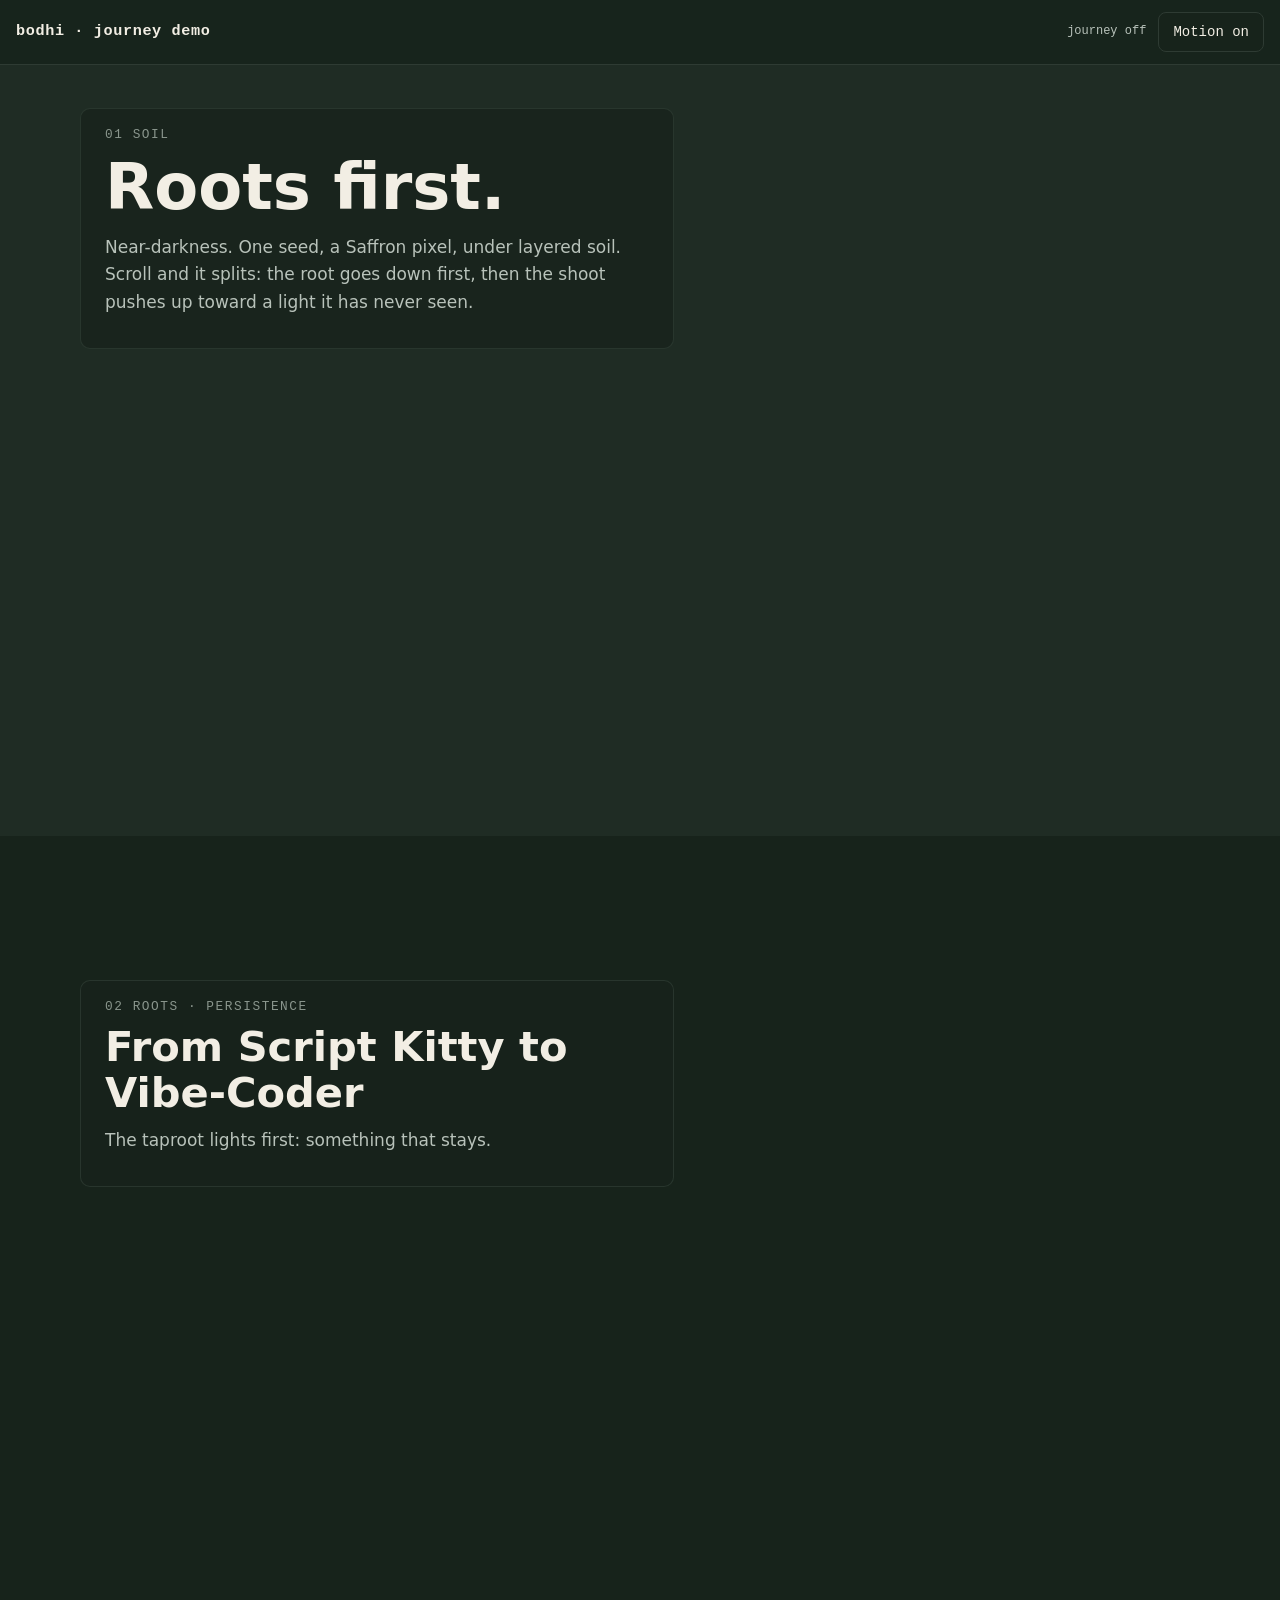
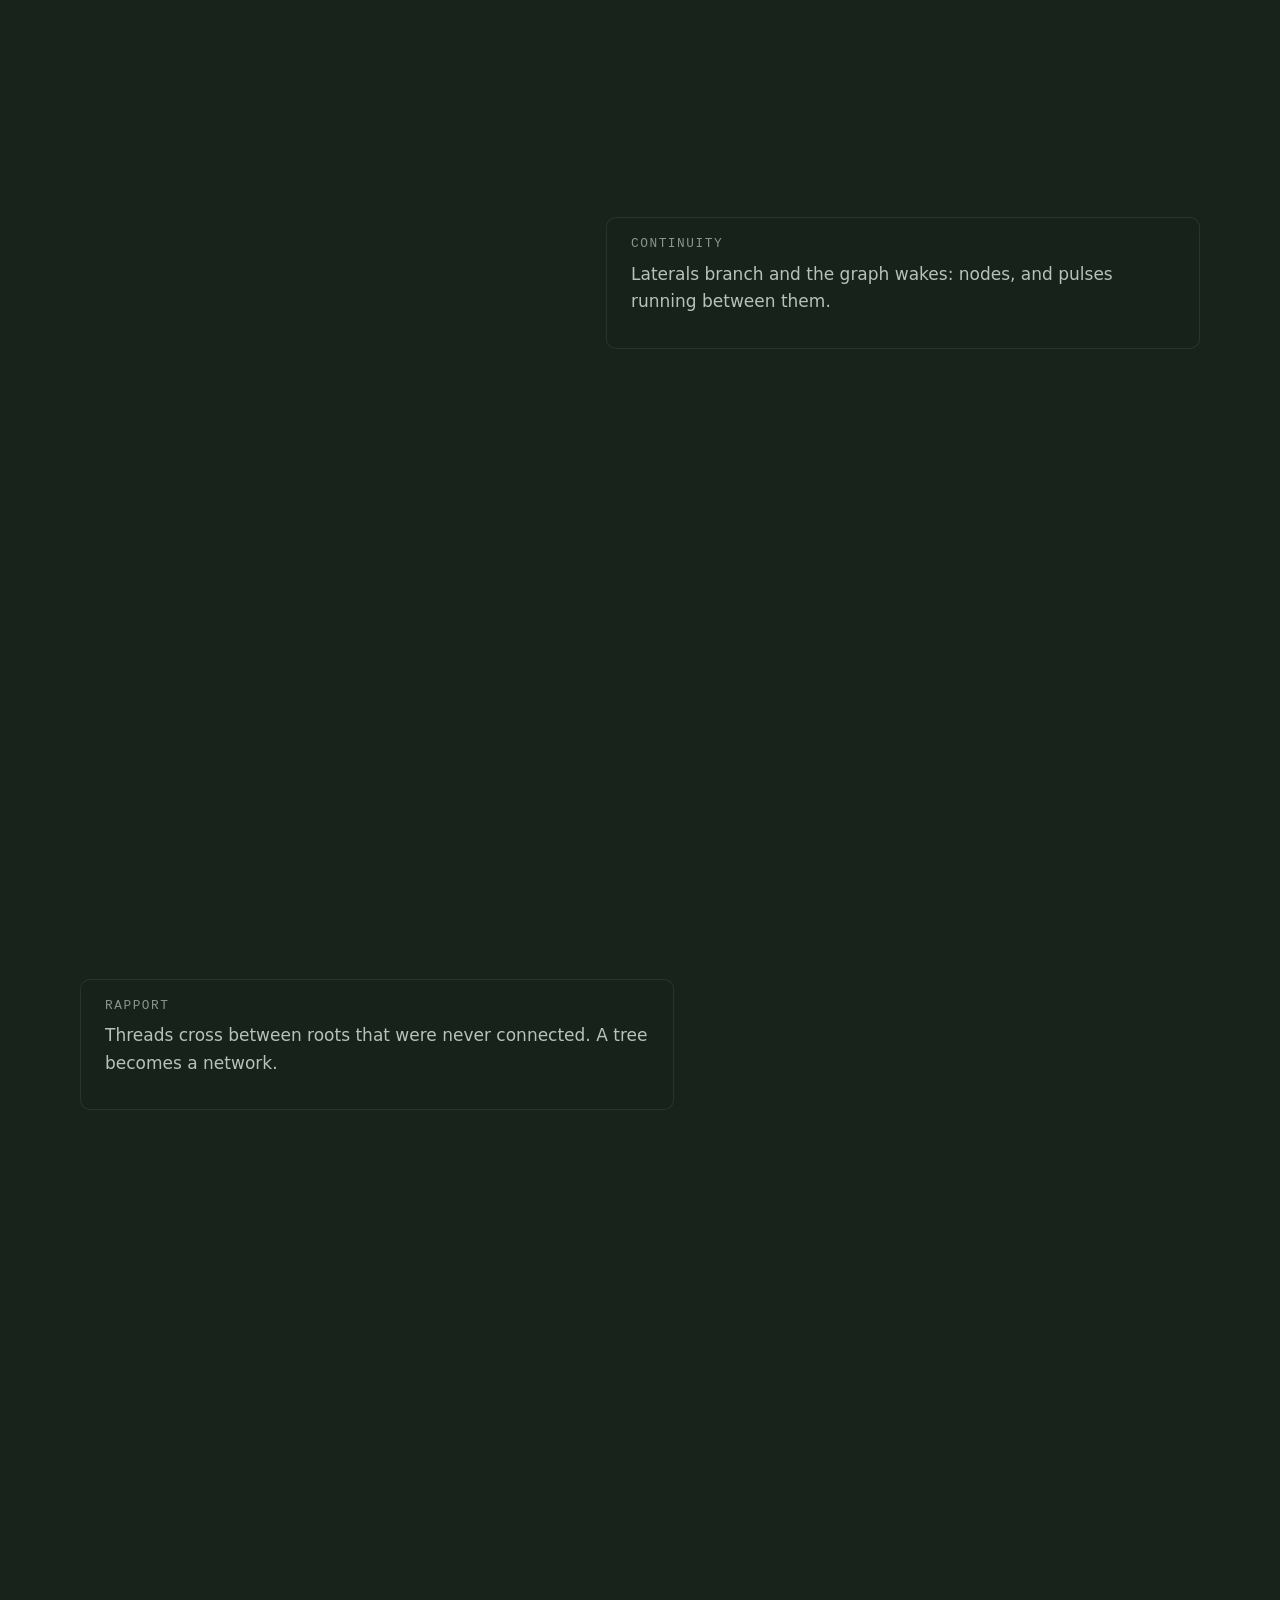
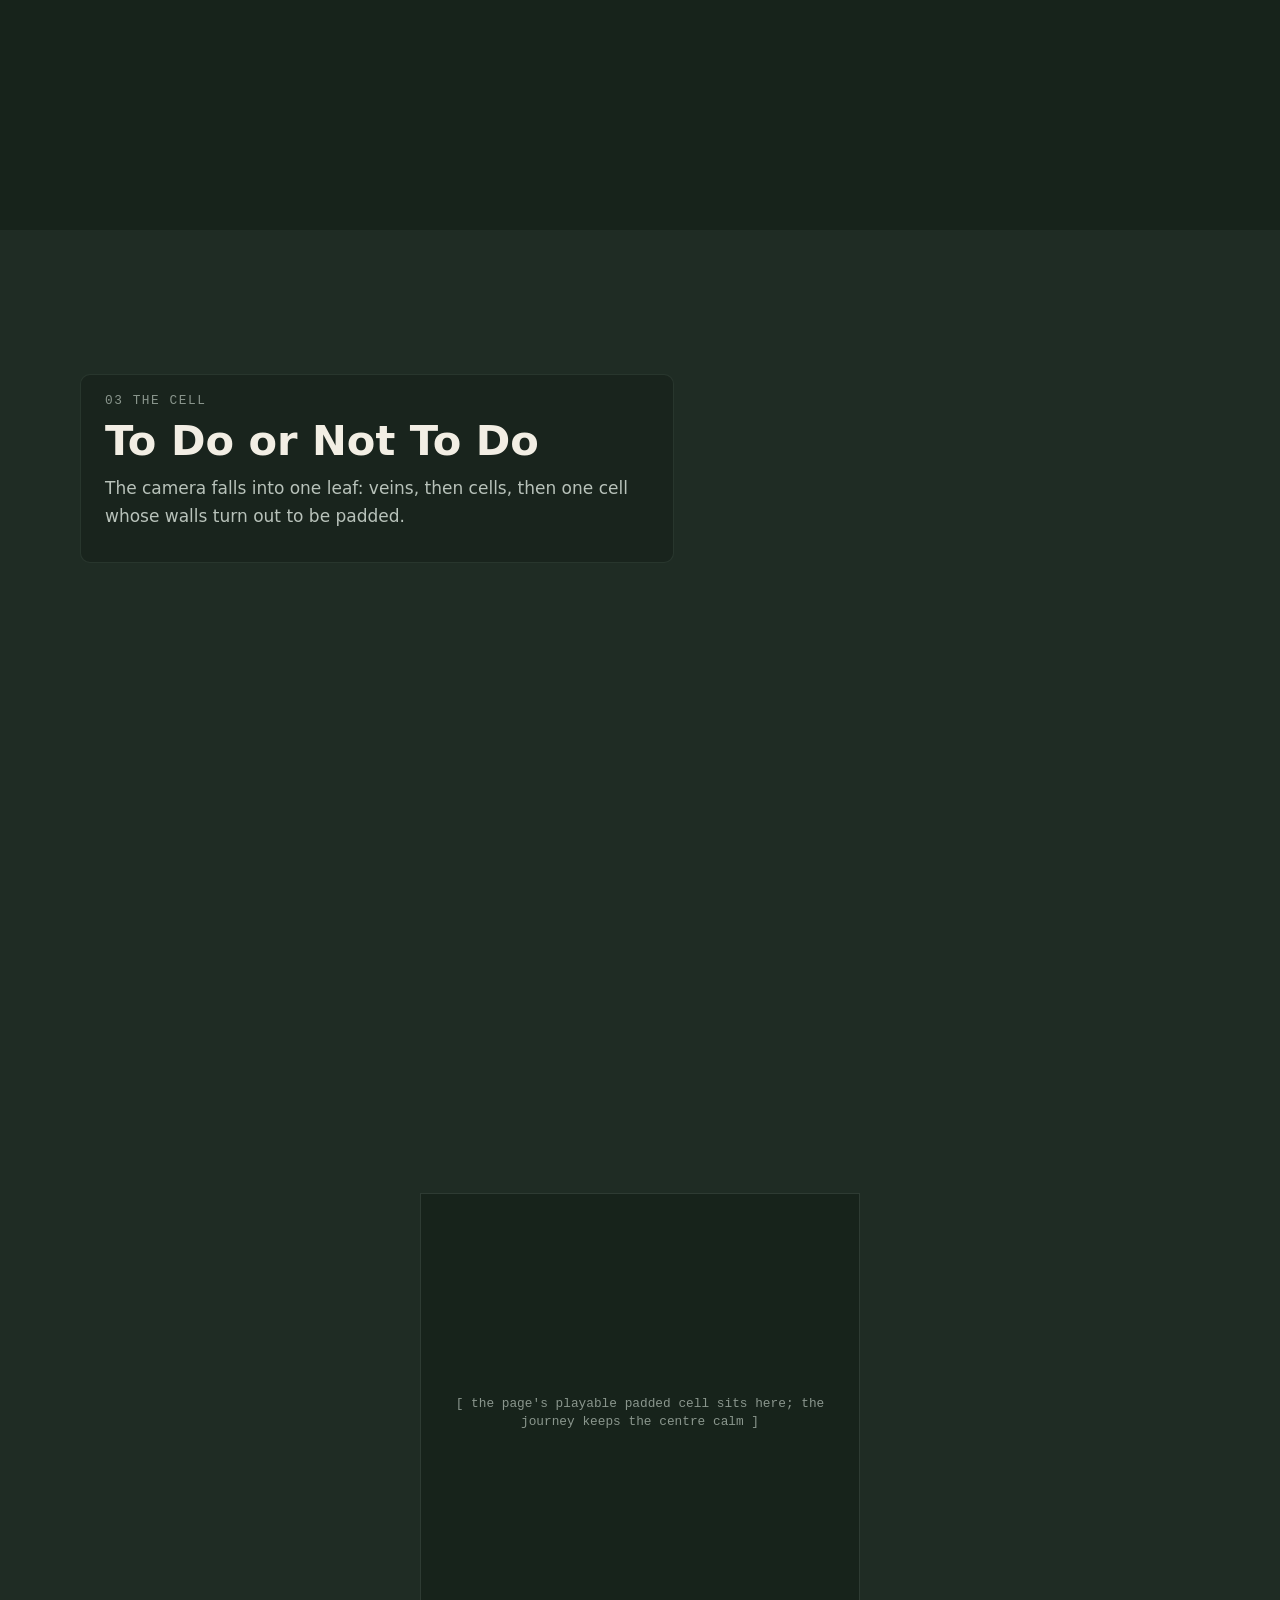
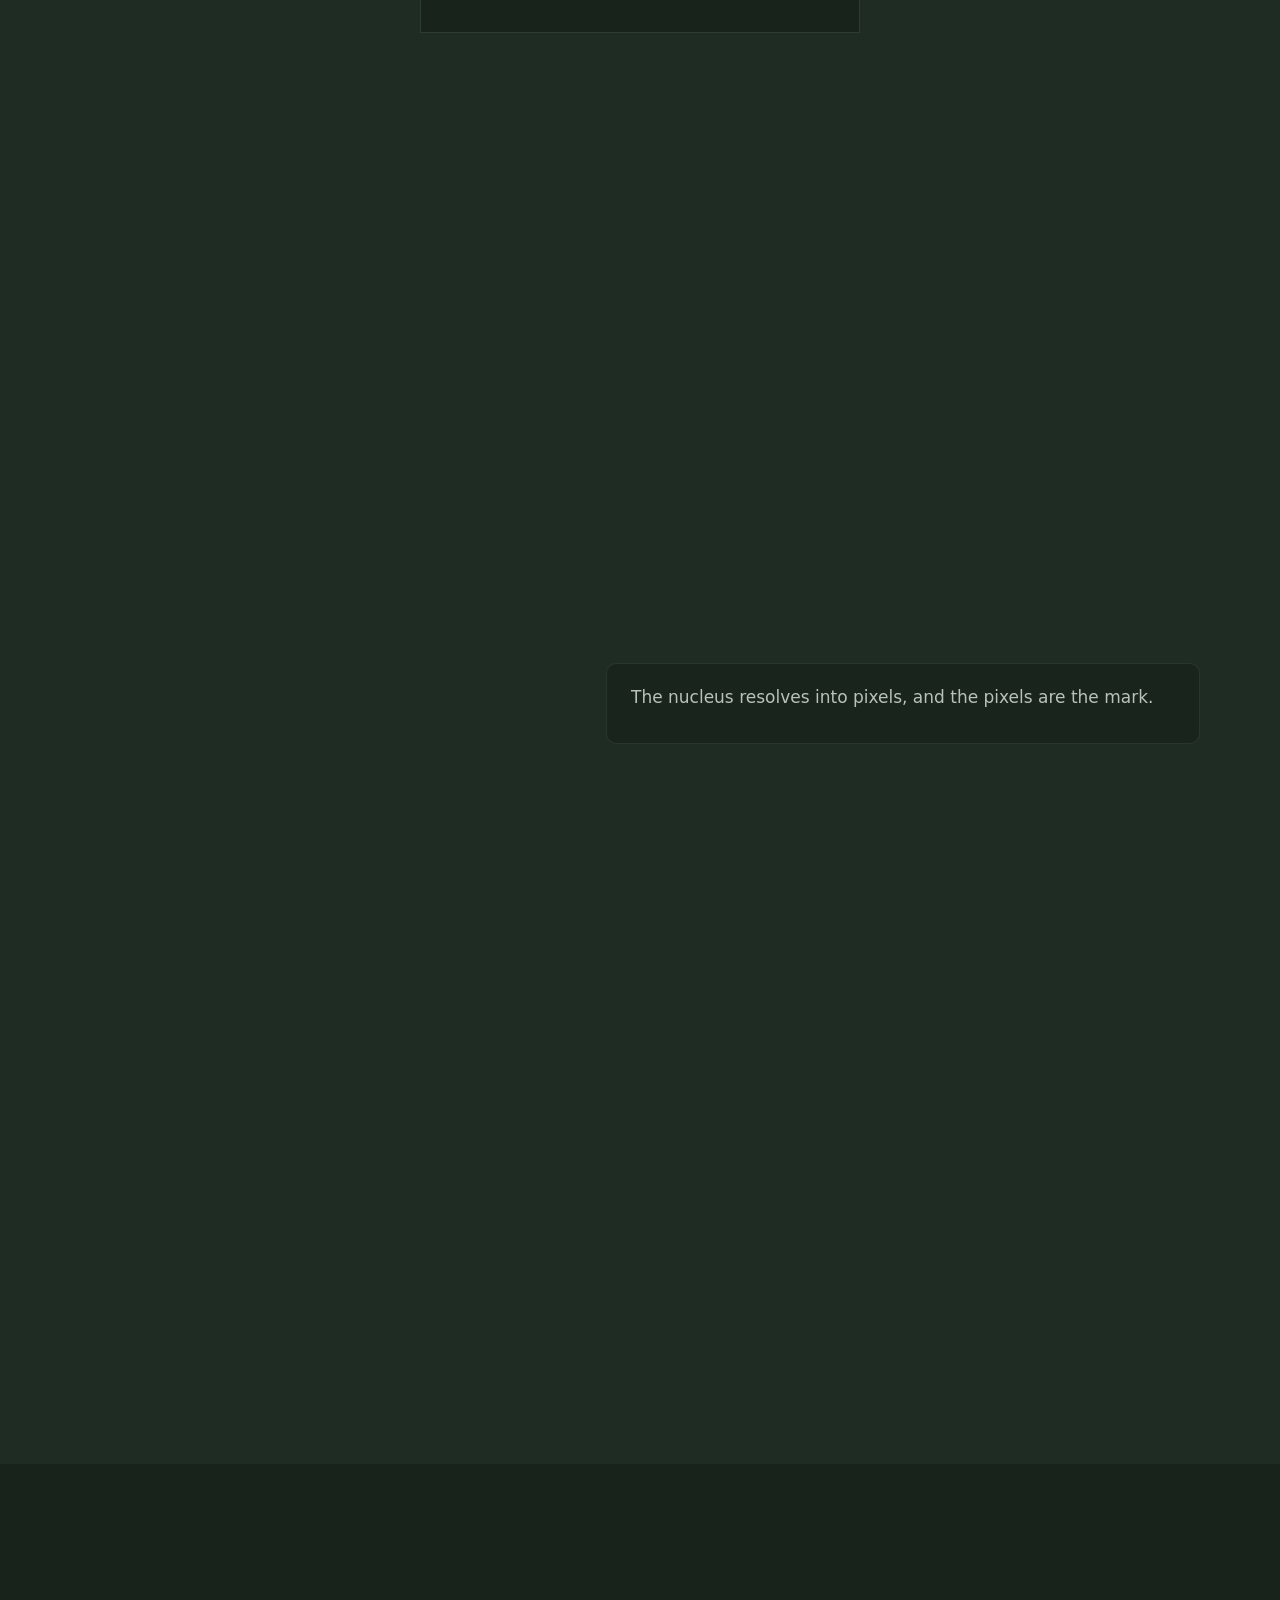
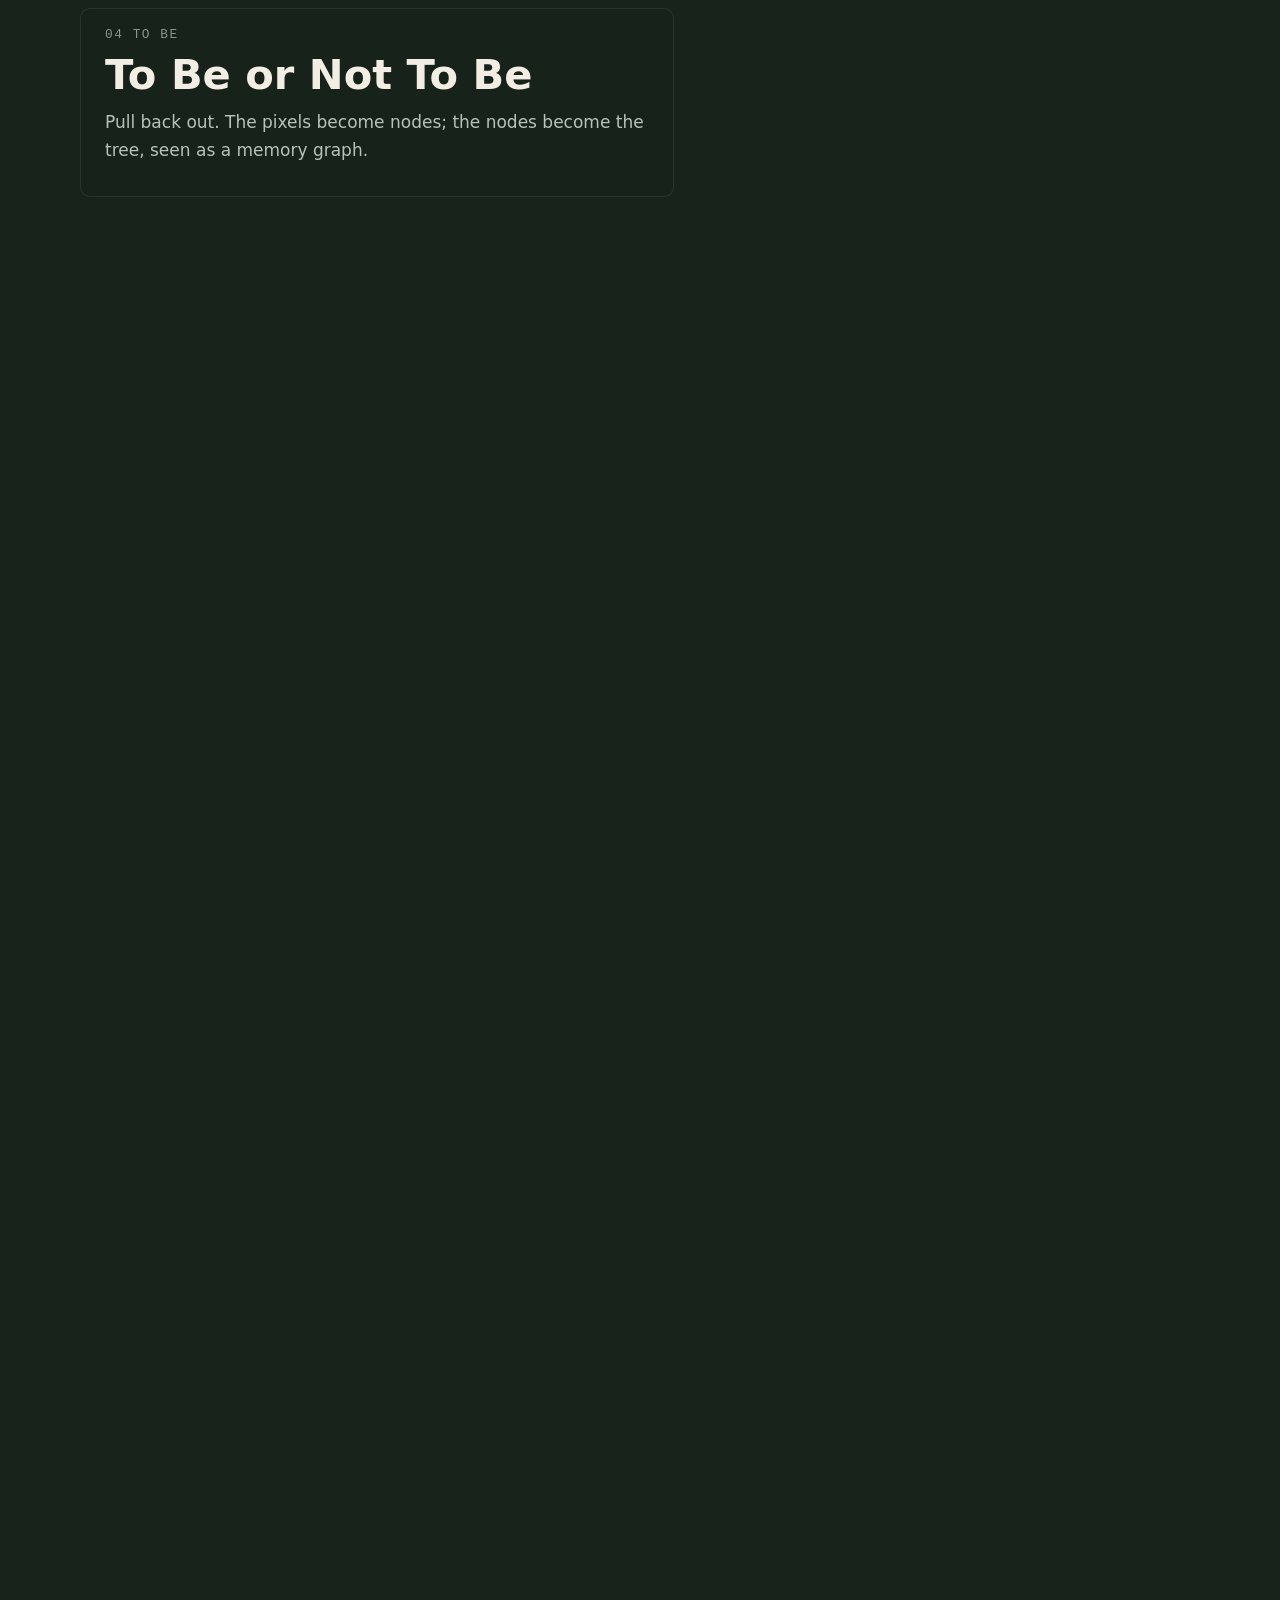
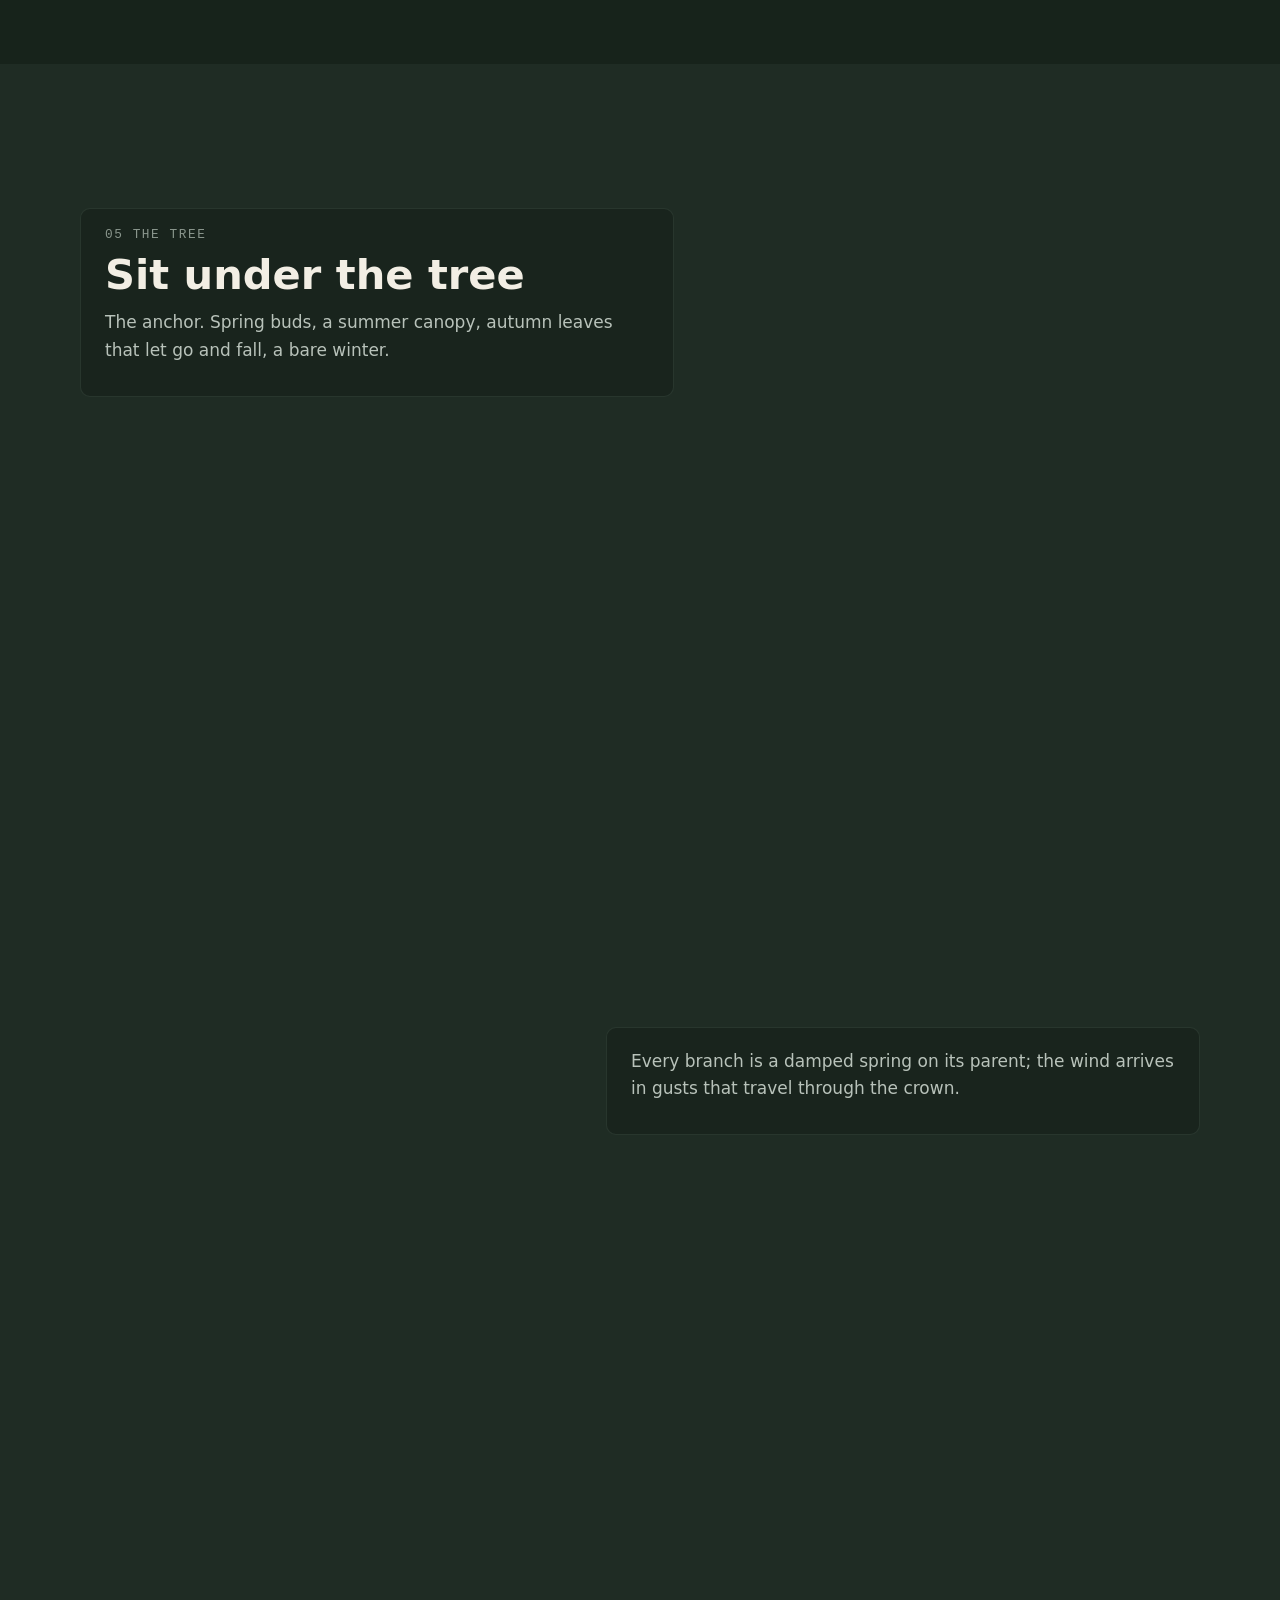
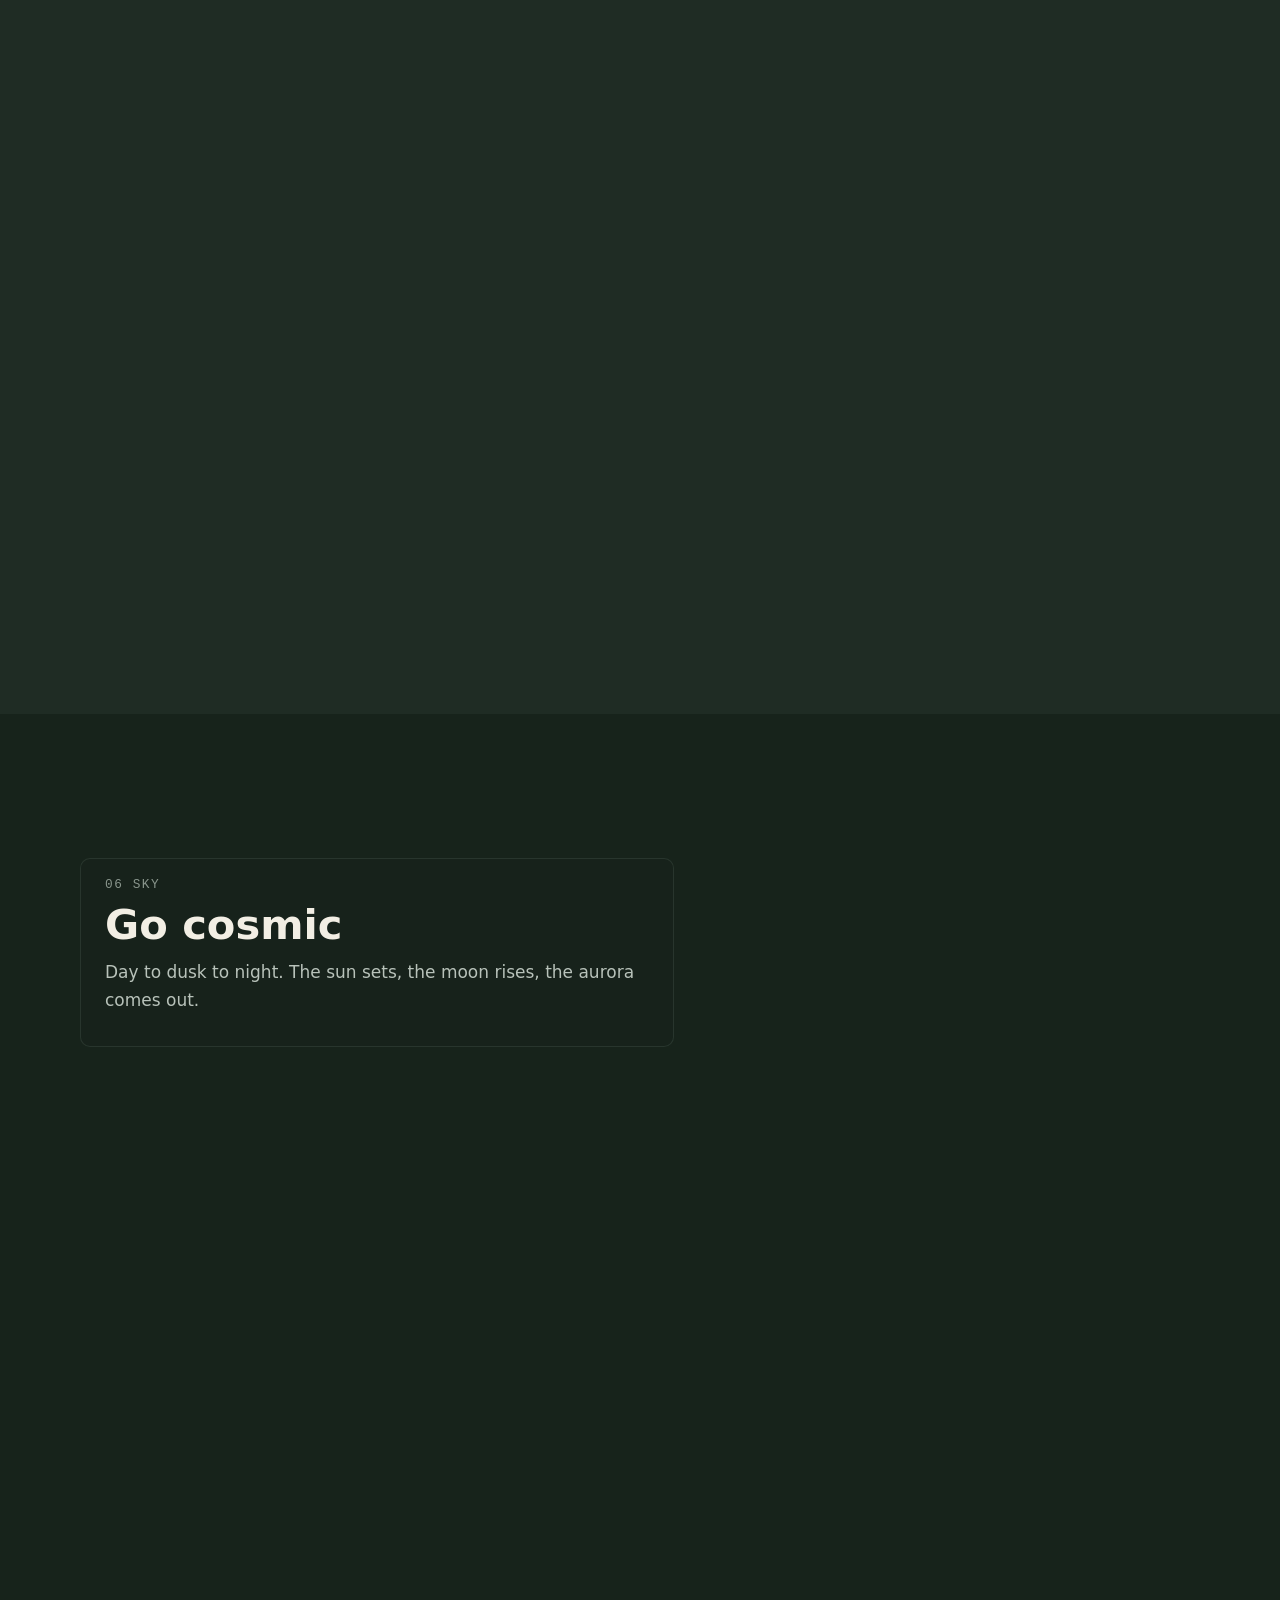
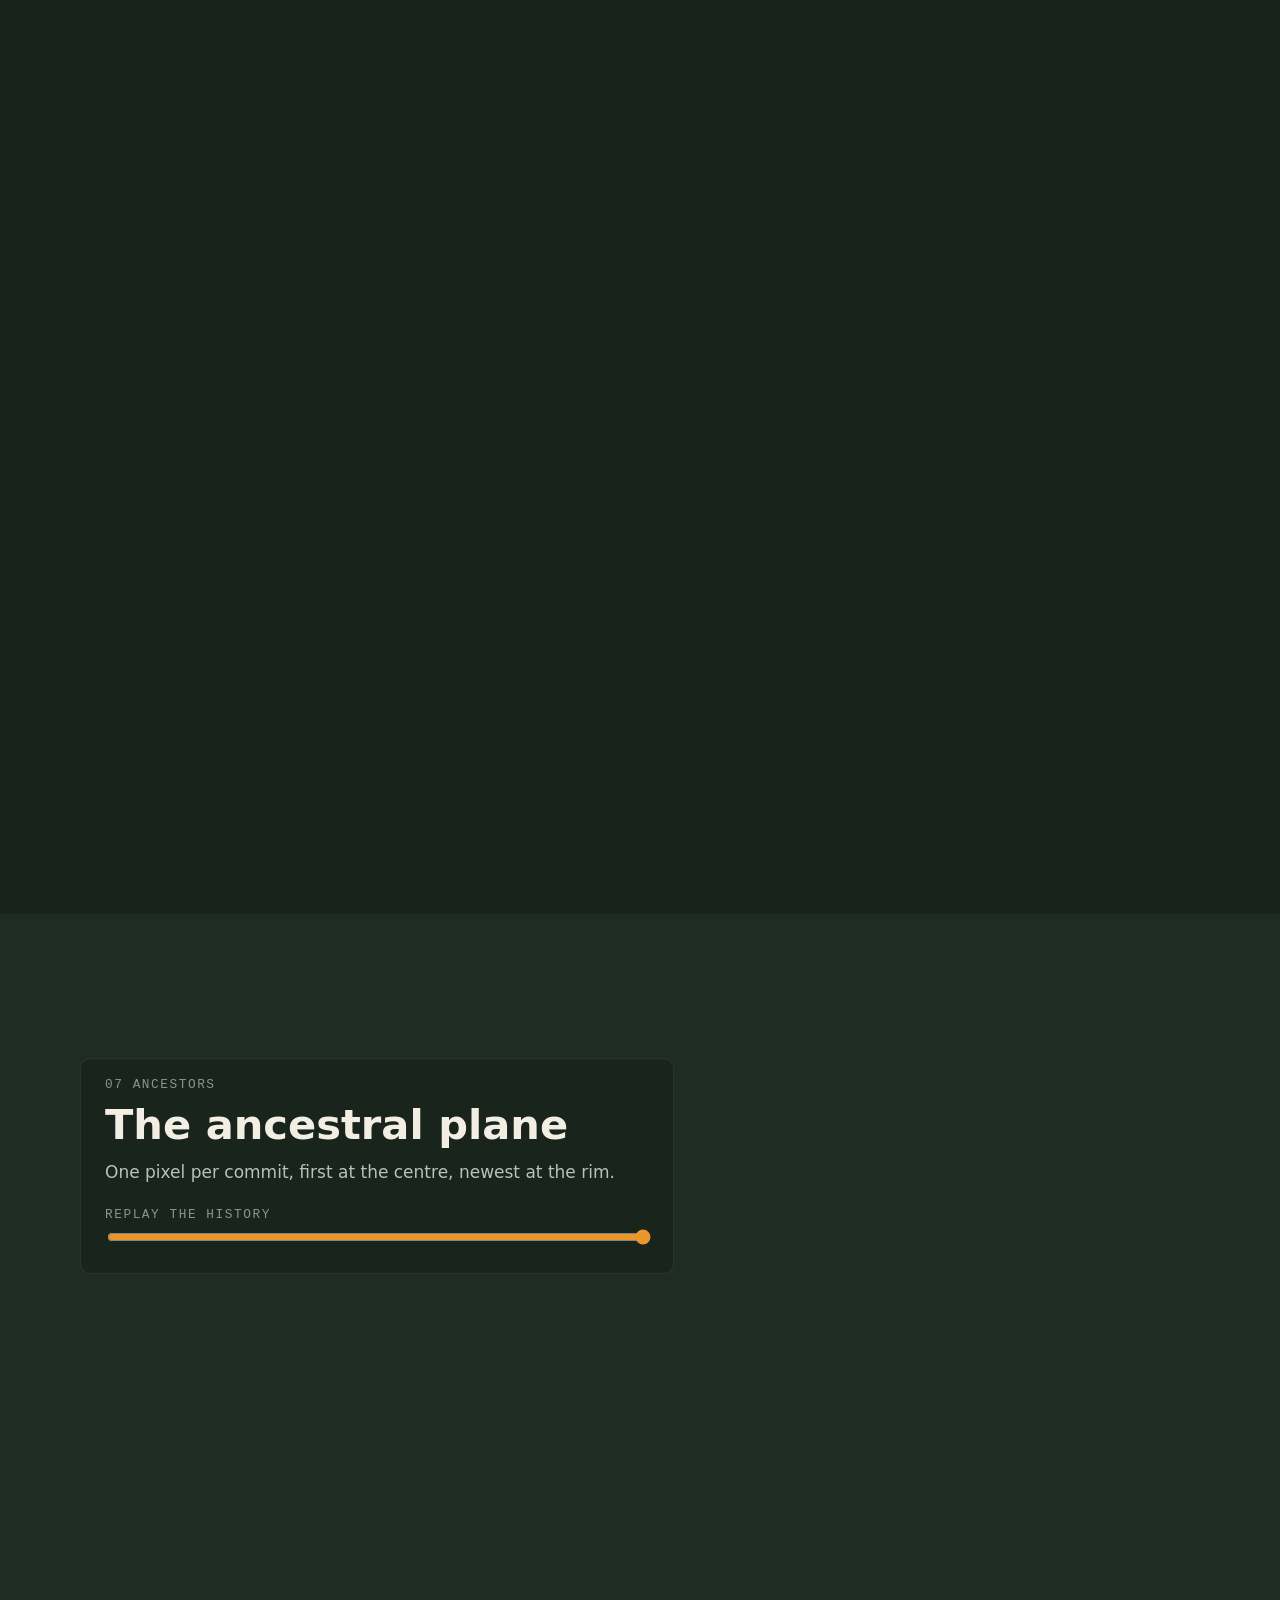
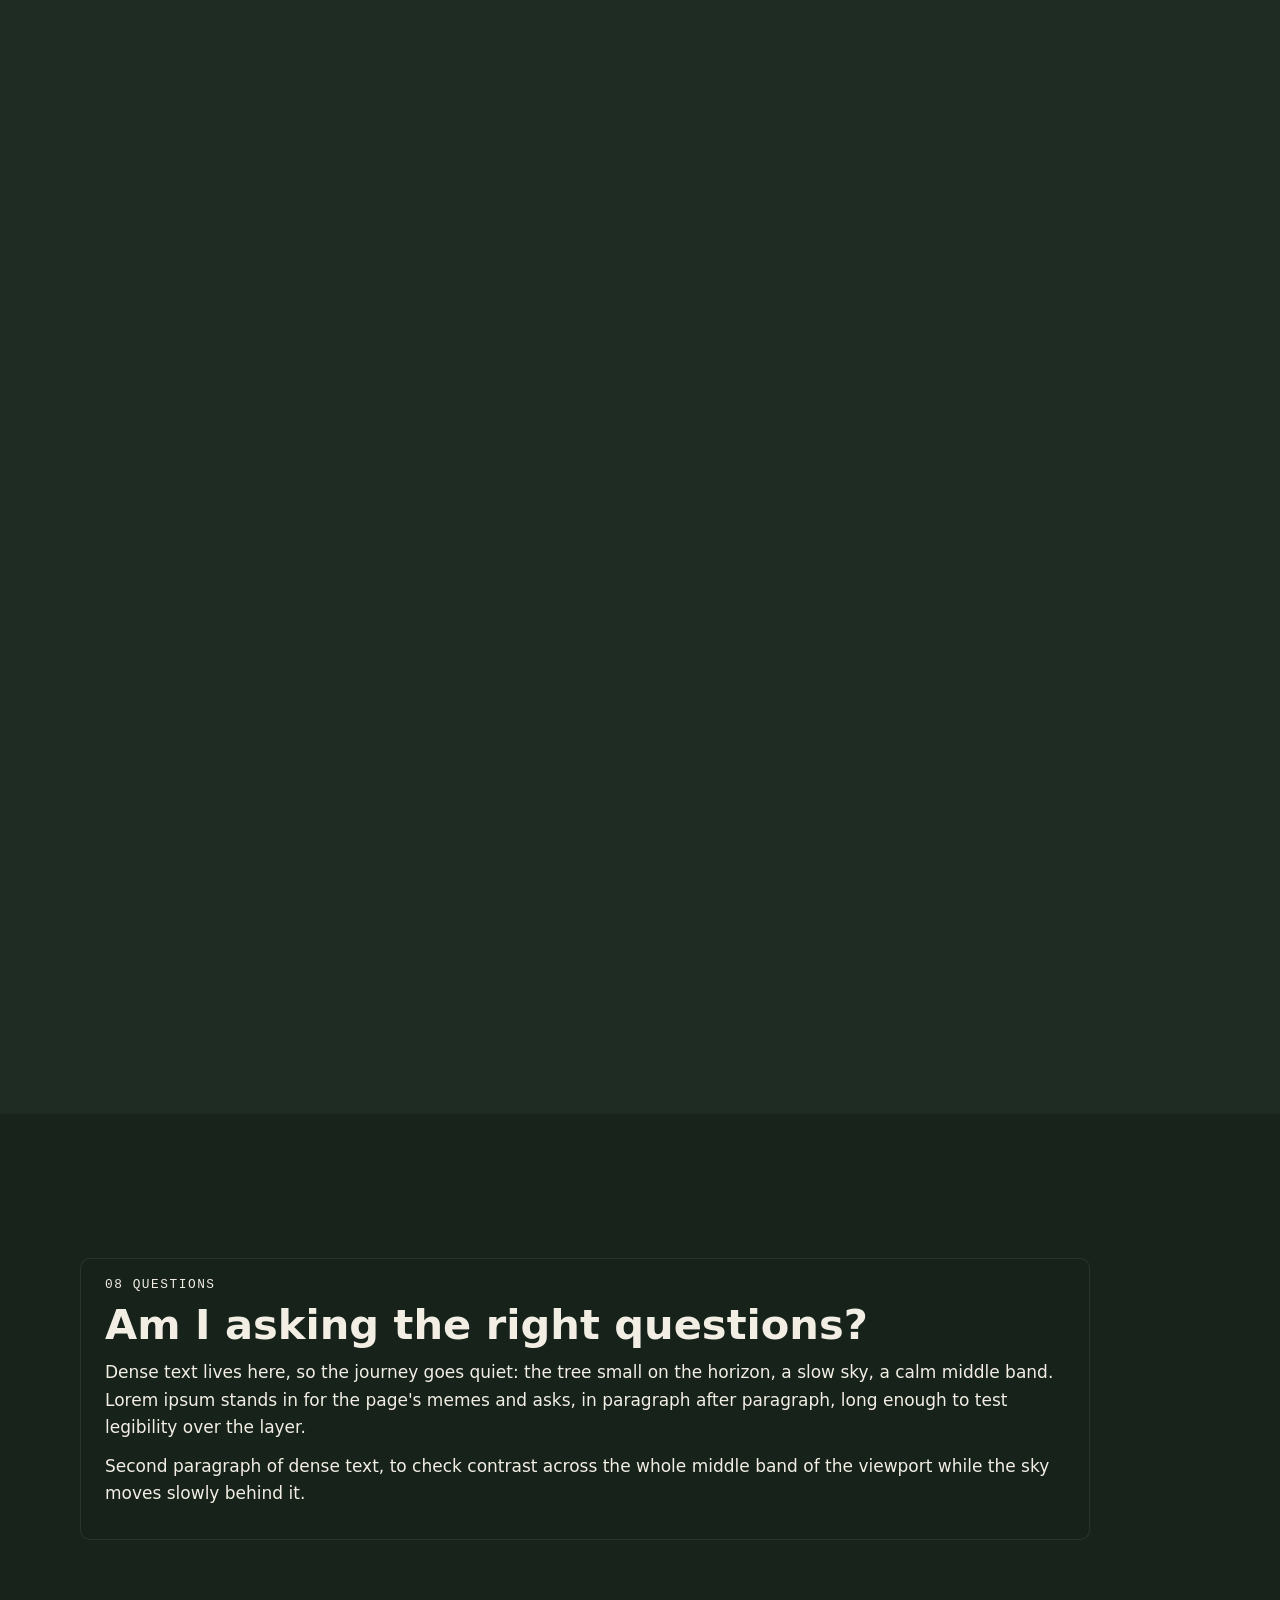
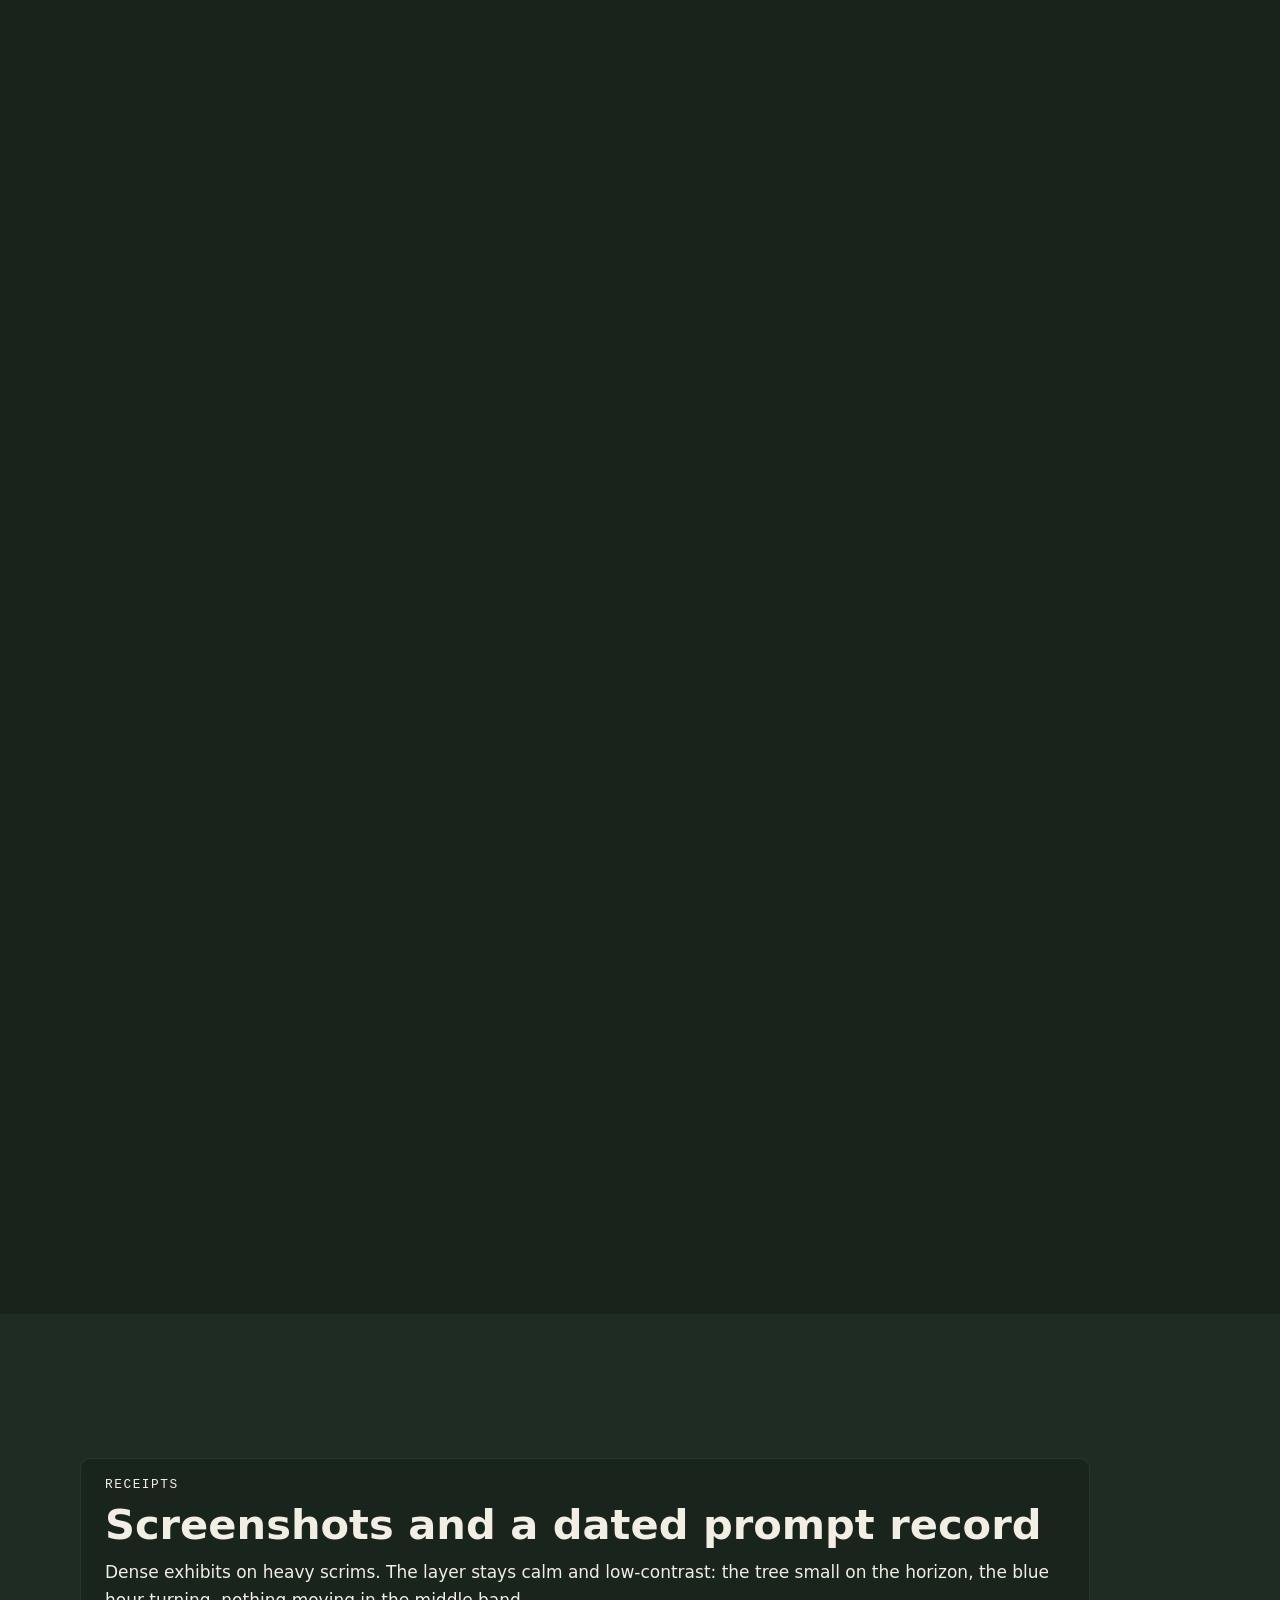
<file: site/journey/demo.html>
<!doctype html>
<html lang="en">
<head>
<meta charset="utf-8">
<meta name="viewport" content="width=device-width, initial-scale=1">
<title>Bodhi journey layer · demo</title>
<meta name="color-scheme" content="dark">
<link rel="icon" href="data:,">
<style>
  :root { --soil:#17231B; --under:#1F2C24; --moss:#2E3B33; --lichen:#8A968D; --sage:#B8C2BA; --bone:#F2EEE4; --canopy:#2E6B45; --sprout:#8BCB8B; --saffron:#E8982A; --clay:#D9674F; }
  html { background: var(--soil); color: var(--bone); }
  body { margin: 0; font: 400 1.0625rem/1.6 system-ui, -apple-system, "Segoe UI", sans-serif; }
  #journey { position: fixed; inset: 0; z-index: 0; pointer-events: none; }
  header.top { position: fixed; top: 0; left: 0; right: 0; z-index: 3; display: flex; align-items: center; gap: 12px; padding: 12px 16px; background: rgba(23,35,27,.82); border-bottom: 1px solid var(--moss); }
  header.top b { font: 600 .95rem/1 ui-monospace, monospace; letter-spacing: .04em; }
  header.top .sp { flex: 1; }
  button { min-height: 40px; padding: 0 14px; border-radius: 8px; border: 1px solid var(--moss); background: var(--soil); color: var(--bone); font: 500 .875rem/1 ui-monospace, monospace; cursor: pointer; }
  button:focus-visible { outline: 2px solid var(--saffron); outline-offset: 3px; }
  .hud { font: 500 .75rem/1.3 ui-monospace, monospace; color: var(--sage); white-space: nowrap; }
  main { position: relative; z-index: 1; }
  .scene { position: relative; min-height: 200vh; padding: 16vh 16px 10vh; box-sizing: border-box; }
  .wrap { max-width: 1120px; margin: 0 auto; }
  .panel { max-width: 34rem; background: rgba(23,35,27,.74); border: 1px solid rgba(46,59,51,.8); padding: 20px 24px; border-radius: 10px; margin: 0 0 70vh; }
  .panel.r { margin-left: auto; }
  .kicker { font: 500 .8rem/1 ui-monospace, monospace; letter-spacing: .12em; text-transform: uppercase; color: var(--lichen); margin: 0 0 10px; }
  h1, h2 { margin: 0 0 12px; line-height: 1.1; font-weight: 600; }
  h1 { font-size: clamp(2.2rem, 6vw, 4rem); }
  h2 { font-size: clamp(1.6rem, 4vw, 2.6rem); }
  p { margin: 0 0 12px; color: var(--sage); }
  .dense { max-width: 60rem; }
  .dense p { color: var(--bone); }
  .game { width: min(440px, 86vw); aspect-ratio: 1; margin: 20vh auto 70vh; background: var(--soil); border: 1px solid var(--moss); display: grid; place-items: center; color: var(--lichen); font: 500 .8rem/1.4 ui-monospace, monospace; text-align: center; padding: 16px; box-sizing: border-box; }
  input[type=range] { width: 100%; accent-color: var(--saffron); }
  #soil { min-height: calc(100vh - 64px); padding-top: 12vh; }
  #soil .panel { margin-bottom: 30vh; }
  #access { min-height: 150vh; }
  footer { position: relative; z-index: 1; background: var(--soil); border-top: 1px solid var(--moss); padding: 64px 16px; color: var(--lichen); }
  /* the page's own 2D art stands in when the 3D layer is off */
  html:not(.journey-on) .scene:nth-child(odd) { background: var(--under); }
</style>
<script src="../assets/data/ancestry.js" defer></script>
</head>
<body>
<div id="journey" aria-hidden="true"></div>
<header class="top">
  <b>bodhi · journey demo</b>
  <span class="sp"></span>
  <span class="hud" data-hud aria-live="off"></span>
  <button type="button" data-motion-toggle aria-pressed="true">Motion on</button>
</header>
<main>
  <section class="scene" id="soil" data-scene="soil"><div class="wrap">
    <div class="panel"><p class="kicker">01 Soil</p><h1>Roots first.</h1><p>Near-darkness. One seed, a Saffron pixel, under layered soil. Scroll and it splits: the root goes down first, then the shoot pushes up toward a light it has never seen.</p></div>
  </div></section>
  <section class="scene" id="roots" data-scene="roots"><div class="wrap">
    <div class="panel"><p class="kicker">02 Roots · persistence</p><h2>From Script Kitty to Vibe-Coder</h2><p>The taproot lights first: something that stays.</p></div>
    <div class="panel r"><p class="kicker">Continuity</p><p>Laterals branch and the graph wakes: nodes, and pulses running between them.</p></div>
    <div class="panel"><p class="kicker">Rapport</p><p>Threads cross between roots that were never connected. A tree becomes a network.</p></div>
  </div></section>
  <section class="scene" id="cell" data-scene="cell" style="min-height:260vh"><div class="wrap">
    <div class="panel"><p class="kicker">03 The cell</p><h2>To Do or Not To Do</h2><p>The camera falls into one leaf: veins, then cells, then one cell whose walls turn out to be padded.</p></div>
    <div class="game">[ the page's playable padded cell sits here; the journey keeps the centre calm ]</div>
    <div class="panel r"><p>The nucleus resolves into pixels, and the pixels are the mark.</p></div>
  </div></section>
  <section class="scene" id="to-be" data-scene="to-be"><div class="wrap">
    <div class="panel"><p class="kicker">04 To be</p><h2>To Be or Not To Be</h2><p>Pull back out. The pixels become nodes; the nodes become the tree, seen as a memory graph.</p></div>
  </div></section>
  <section class="scene" id="tree" data-scene="tree" style="min-height:250vh"><div class="wrap">
    <div class="panel"><p class="kicker">05 The tree</p><h2>Sit under the tree</h2><p>The anchor. Spring buds, a summer canopy, autumn leaves that let go and fall, a bare winter.</p></div>
    <div class="panel r"><p>Every branch is a damped spring on its parent; the wind arrives in gusts that travel through the crown.</p></div>
  </div></section>
  <section class="scene" id="sky" data-scene="sky"><div class="wrap">
    <div class="panel"><p class="kicker">06 Sky</p><h2>Go cosmic</h2><p>Day to dusk to night. The sun sets, the moon rises, the aurora comes out.</p></div>
  </div></section>
  <section class="scene" id="ancestors" data-scene="ancestors"><div class="wrap">
    <div class="panel"><p class="kicker">07 Ancestors</p><h2>The ancestral plane</h2><p>One pixel per commit, first at the centre, newest at the rim.</p>
      <label class="kicker" for="plane-range">Replay the history</label>
      <input id="plane-range" type="range" min="0" max="130" step="1" value="130" data-plane-range></div>
  </div></section>
  <section class="scene" id="questions" data-scene="questions"><div class="wrap">
    <div class="panel dense"><p class="kicker">08 Questions</p><h2>Am I asking the right questions?</h2><p>Dense text lives here, so the journey goes quiet: the tree small on the horizon, a slow sky, a calm middle band. Lorem ipsum stands in for the page's memes and asks, in paragraph after paragraph, long enough to test legibility over the layer.</p><p>Second paragraph of dense text, to check contrast across the whole middle band of the viewport while the sky moves slowly behind it.</p></div>
  </div></section>
  <section class="scene" id="receipts" data-scene="receipts"><div class="wrap">
    <div class="panel dense"><p class="kicker">Receipts</p><h2>Screenshots and a dated prompt record</h2><p>Dense exhibits on heavy scrims. The layer stays calm and low-contrast: the tree small on the horizon, the blue hour turning, nothing moving in the middle band.</p><p>A second block of text stands in for captions and the prompt record.</p></div>
  </div></section>
  <section class="scene" id="workbench" data-scene="workbench"><div class="wrap">
    <div class="panel dense"><p class="kicker">09 Workbench</p><h2>Fork it. Argue with it. Beat it.</h2><p>More dense text: tools, links and code. Dawn comes up slowly behind it.</p></div>
  </div></section>
  <section class="scene" id="plant" data-scene="plant"><div class="wrap">
    <div class="panel"><p class="kicker">10 Plant</p><h2>Plant your seed</h2><p>Back to earth. One seed in the soil. The loop closes.</p></div>
  </div></section>
  <section class="scene" id="access" data-scene="access"><div class="wrap">
    <div class="panel dense"><p class="kicker">Open door</p><h2>Accessible is modern</h2><p>Reduced motion, or the Motion switch, freezes every scene into one complete still frame.</p></div>
  </div></section>
</main>
<footer><div class="wrap">Footer. The journey pauses once the last scene has scrolled away.</div></footer>
<script>
  // Motion switch: sets data-motion on <html> and tells the journey.
  (function () {
    var b = document.querySelector('[data-motion-toggle]');
    function paint() { var off = document.documentElement.dataset.motion === 'off'; b.setAttribute('aria-pressed', String(!off)); b.textContent = off ? 'Motion off' : 'Motion on'; }
    b.addEventListener('click', function () {
      var h = document.documentElement;
      if (h.dataset.motion === 'off') delete h.dataset.motion; else h.dataset.motion = 'off';
      paint(); document.dispatchEvent(new CustomEvent('bodhi:motion'));
    });
    paint();
    var hud = document.querySelector('[data-hud]');
    setInterval(function () {
      var j = window.BodhiJourney; if (!j) { hud.textContent = 'journey off'; return; }
      hud.textContent = (j.scene || '-') + ' ' + j.progress.toFixed(2) + ' · u ' + j.u.toFixed(2) + ' · ' + (j.still ? 'still' : (j.frameMs || 0).toFixed(1) + ' ms') + ' · dpr ' + (j.dpr || 0).toFixed(2);
    }, 250);
  })();
</script>
<script type="module" src="journey.js"></script>
</body>
</html>
</file>
